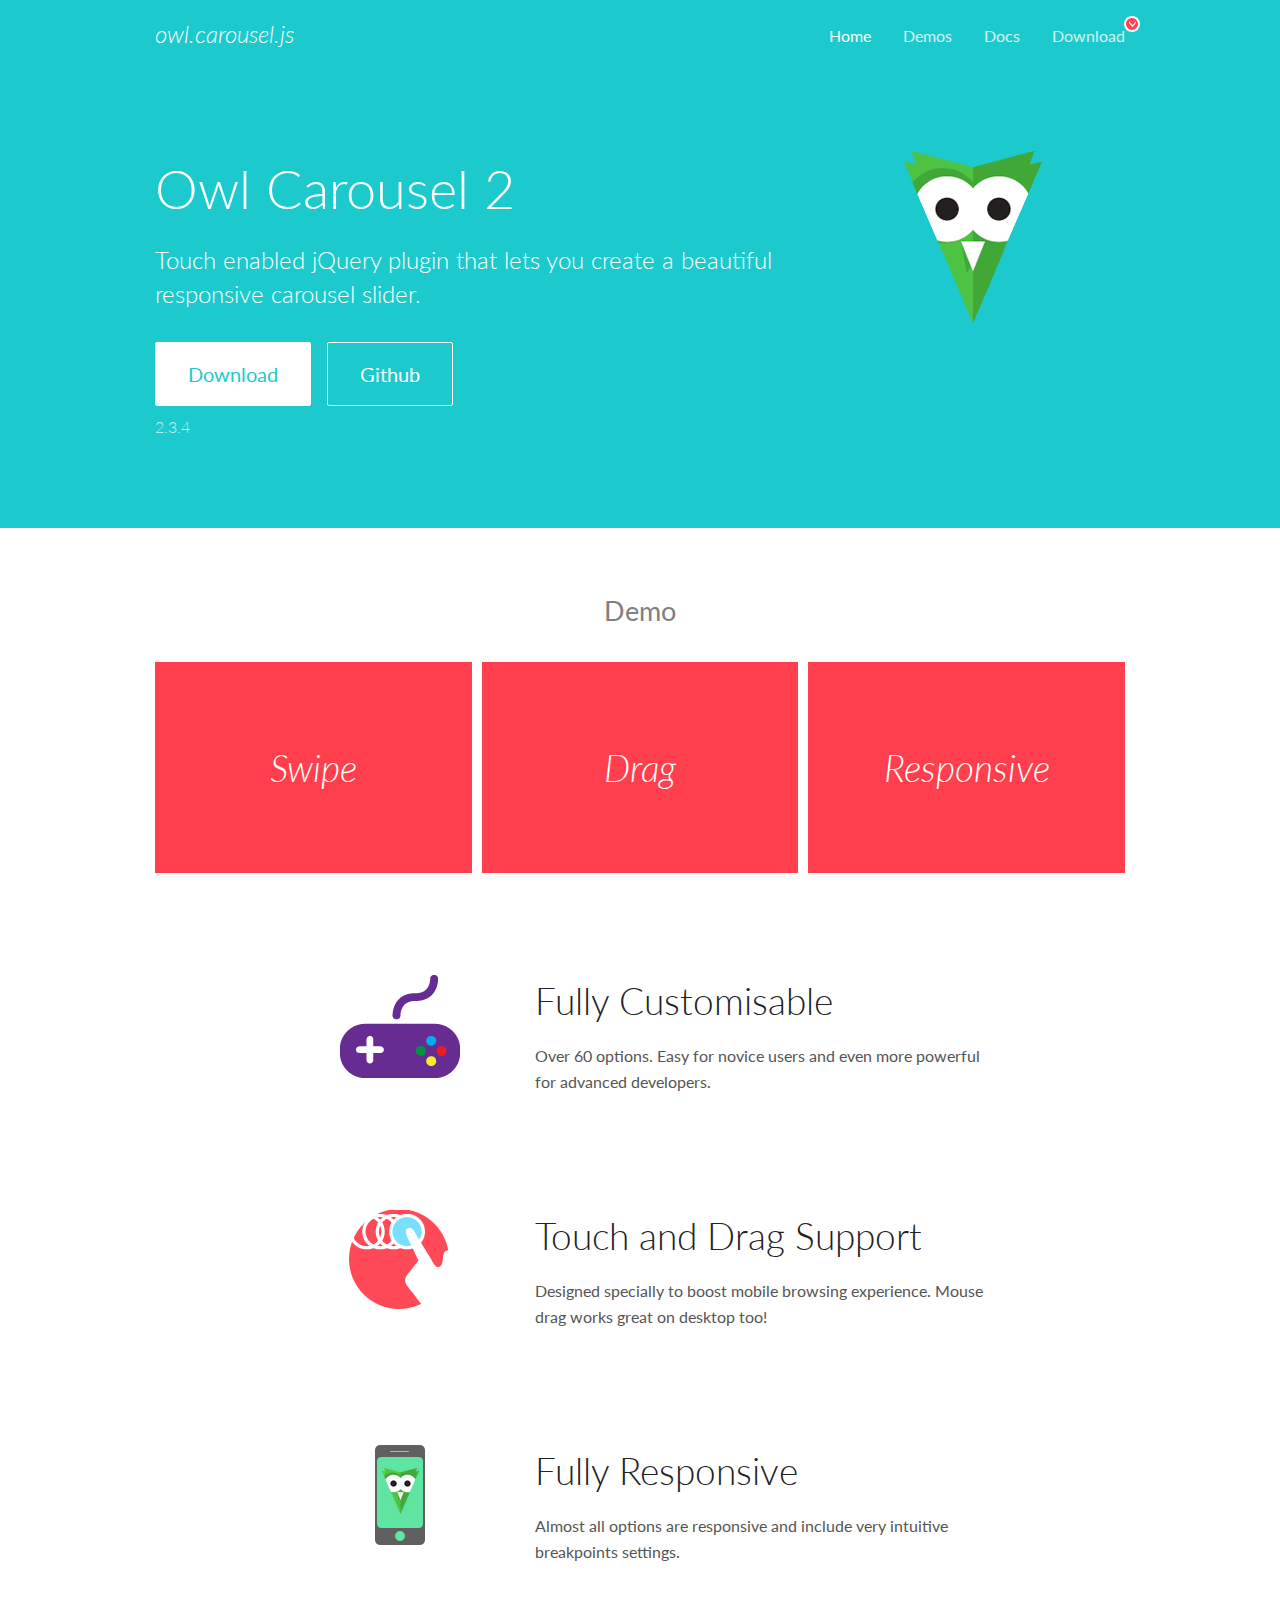
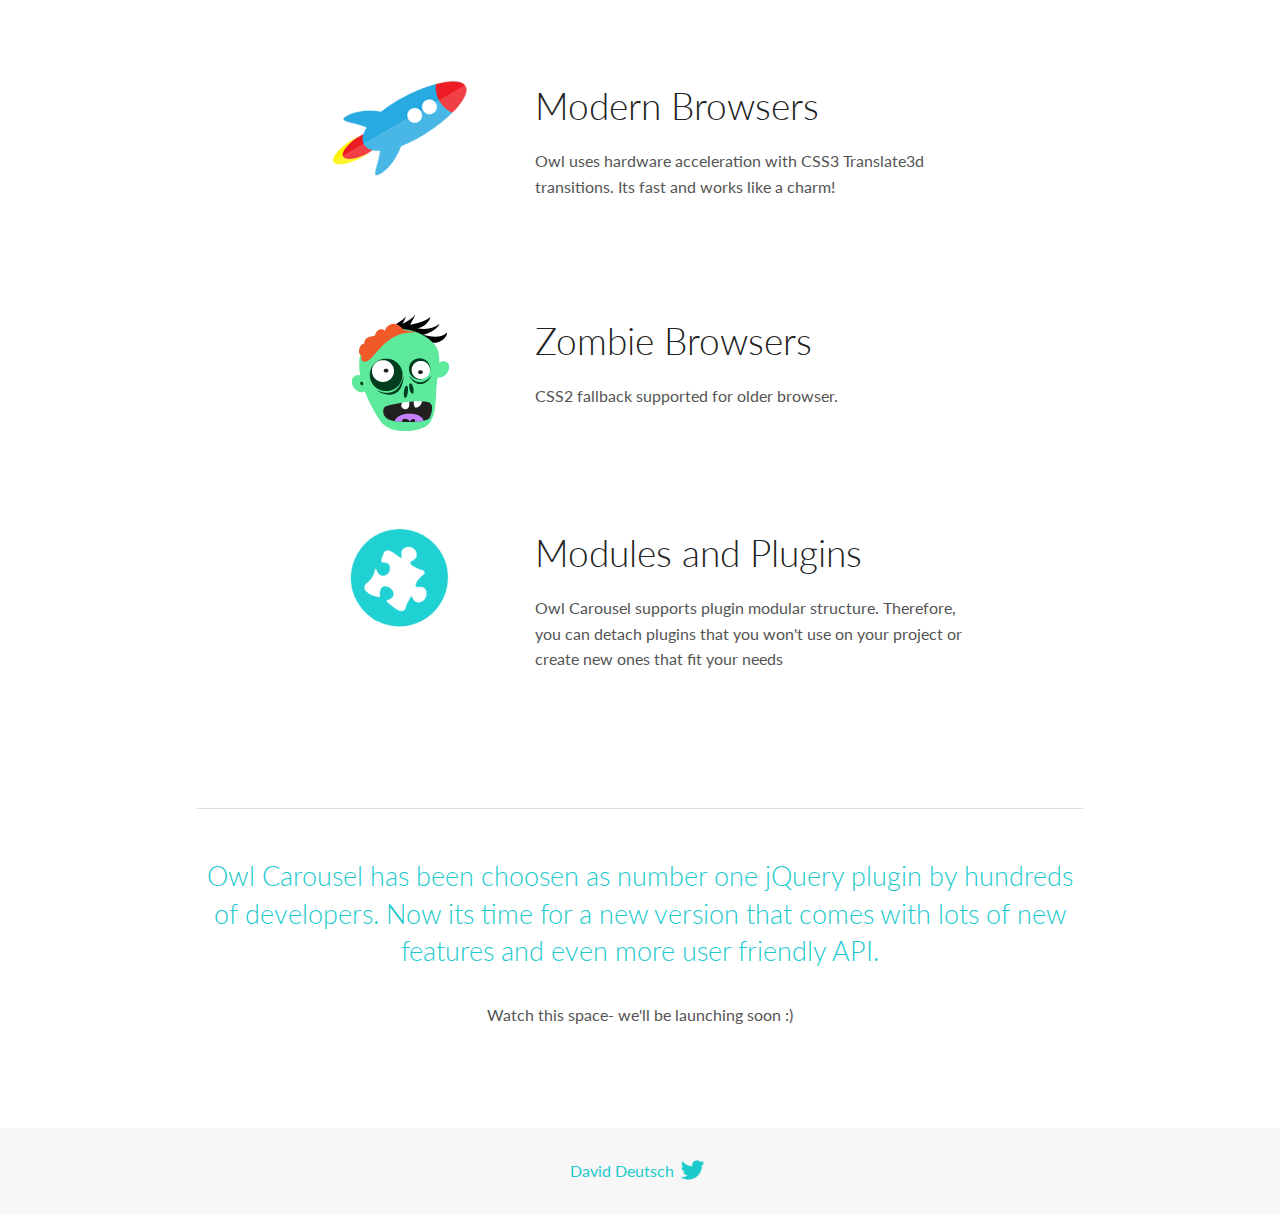
<file: src/assets/owlcarousel/docs/index.html>
<!DOCTYPE html>
<html lang="en">
  <head>

    <!-- head -->
    <meta charset="utf-8">
    <meta name="msapplication-tap-highlight" content="no" />
    <meta name="viewport" content="width=device-width, initial-scale=1.0" />
    <meta name="description" content="Touch enabled jQuery plugin that lets you create beautiful responsive carousel slider.">
    <meta name="author" content="David Deutsch">
    <title>
      Home | Owl Carousel | 2.3.4
    </title>

    <!-- Stylesheets -->
    <link href='https://fonts.googleapis.com/css?family=Lato:300,400,700,400italic,300italic' rel='stylesheet' type='text/css'>
    <link rel="stylesheet" href="assets/css/docs.theme.min.css">

    <!-- Owl Stylesheets -->
    <link rel="stylesheet" href="assets/owlcarousel/assets/owl.carousel.min.css">
    <link rel="stylesheet" href="assets/owlcarousel/assets/owl.theme.default.min.css">

    <!-- HTML5 shim and Respond.js IE8 support of HTML5 elements and media queries -->

    <!--[if lt IE 9]>
      <script src="https://oss.maxcdn.com/libs/html5shiv/3.7.0/html5shiv.js"></script>
      <script src="https://oss.maxcdn.com/libs/respond.js/1.3.0/respond.min.js"></script>
    <![endif]-->

    <!-- Favicons -->
    <link rel="apple-touch-icon-precomposed" sizes="144x144" href="assets/ico/apple-touch-icon-144-precomposed.png">
    <link rel="shortcut icon" href="assets/ico/favicon.png">
    <link rel="shortcut icon" href="favicon.ico">

    <!-- Yeah i know js should not be in header. Its required for demos.-->

    <!-- javascript -->
    <script src="assets/vendors/jquery.min.js"></script>
    <script src="assets/owlcarousel/owl.carousel.js"></script>
  </head>
  <body>

    <!-- header -->
    <header class="header">
      <div class="row">
        <div class="large-12 columns">
          <div class="brand left">
            <h3>
              <a href="/OwlCarousel2/">owl.carousel.js</a> 
            </h3>
          </div>
          <a id="toggle-nav" class="right">
            <span></span> <span></span> <span></span> 
          </a> 
          <div class="nav-bar">
            <ul class="clearfix">
              <li class="active">
                <a href="/OwlCarousel2/index.html">Home</a> 
              </li>
              <li> <a href="/OwlCarousel2/demos/demos.html">Demos</a>  </li>
              <li> <a href="/OwlCarousel2/docs/started-welcome.html">Docs</a>  </li>
              <li>
                <a href="https://github.com/OwlCarousel2/OwlCarousel2/archive/2.3.4.zip">Download</a> 
                <span class="download"></span> 
              </li>
            </ul>
          </div>
        </div>
      </div>
    </header>

    <!-- home panel -->
    <section id="hero">
      <div class="row">
        <div class="large-8 medium-8 columns">
          <h1>Owl Carousel 2</h1>
          <h4>Touch enabled jQuery plugin that lets you create a beautiful responsive carousel slider.</h4>
          <a href="https://github.com/OwlCarousel2/OwlCarousel2/archive/2.3.4.zip" class="hero-button">Download</a> 
          <a href="https://github.com/OwlCarousel2/OwlCarousel2" class="hero-button outline">Github</a> 
          <p>2.3.4</p>
        </div>
        <div class="large-4 medium-4 columns">
          <img class="owl-logo" src="assets/img/owl-logo.png" alt="mr. Owl">
        </div>
      </div>
    </section>

    <!-- body -->
    <div class="home-demo">
      <div class="row">
        <div class="large-12 columns">
          <h3>Demo</h3>
          <div class="owl-carousel">
            <div class="item">
              <h2>Swipe</h2>
            </div>
            <div class="item">
              <h2>Drag</h2>
            </div>
            <div class="item">
              <h2>Responsive</h2>
            </div>
            <div class="item">
              <h2>CSS3</h2>
            </div>
            <div class="item">
              <h2>Fast</h2>
            </div>
            <div class="item">
              <h2>Easy</h2>
            </div>
            <div class="item">
              <h2>Free</h2>
            </div>
            <div class="item">
              <h2>Upgradable</h2>
            </div>
            <div class="item">
              <h2>Tons of options</h2>
            </div>
            <div class="item">
              <h2>Infinity</h2>
            </div>
            <div class="item">
              <h2>Auto Width</h2>
            </div>
          </div>
        </div>
      </div>
    </div>
    <script>
      var owl = $('.owl-carousel');
      owl.owlCarousel({
        margin: 10,
        loop: true,
        responsive: {
          0: {
            items: 1
          },
          600: {
            items: 2
          },
          1000: {
            items: 3
          }
        }
      })
    </script>

    <!-- features -->
    <div id="features">
      <div class="row">
        <div class="small-12 medium-9 small-centered columns">
          <section class="row feature">
            <div class="medium-4 small-12 columns">
              <img src="assets/img/feature-options.png" alt="">
            </div>
            <div class="medium-8 small-12 columns">
              <h2>Fully Customisable</h2>
              <p>Over 60 options. Easy for novice users and even more powerful for advanced developers.</p>
            </div>
          </section>
          <section class="row feature">
            <div class="medium-4 small-12 columns">
              <img src="assets/img/feature-drag.png" alt="">
            </div>
            <div class="medium-8 small-12 columns">
              <h2>Touch and Drag Support</h2>
              <p>Designed specially to boost mobile browsing experience. Mouse drag works great on desktop too!</p>
            </div>
          </section>
          <section class="row feature">
            <div class="medium-4 small-12 columns">
              <img src="assets/img/feature-responsive.png" alt="">
            </div>
            <div class="medium-8 small-12 columns">
              <h2>Fully Responsive</h2>
              <p>Almost all options are responsive and include very intuitive breakpoints settings.</p>
            </div>
          </section>
          <section class="row feature">
            <div class="medium-4 small-12 columns">
              <img src="assets/img/feature-modern.png" alt="">
            </div>
            <div class="medium-8 small-12 columns">
              <h2>Modern Browsers</h2>
              <p>Owl uses hardware acceleration with CSS3 Translate3d transitions. Its fast and works like a charm! </p>
            </div>
          </section>
          <section class="row feature">
            <div class="medium-4 small-12 columns">
              <img src="assets/img/feature-zombie.png" alt="">
            </div>
            <div class="medium-8 small-12 columns">
              <h2>Zombie Browsers</h2>
              <p>CSS2 fallback supported for older browser.</p>
            </div>
          </section>
          <section class="row feature">
            <div class="medium-4 small-12 columns">
              <img src="assets/img/feature-module.png" alt="">
            </div>
            <div class="medium-8 small-12 columns">
              <h2>Modules and Plugins</h2>
              <p>Owl Carousel supports plugin modular structure. Therefore, you can detach plugins that you won&#x27;t use on your project or create new ones that fit your needs</p>
            </div>
          </section>
        </div>
      </div>
    </div>

    <!-- footer -->
    <section id="teaser-text">
      <div class="row">
        <div class="small-12 medium-11 small-centered columns">
          <hr>
          <h3 id="owl-carousel-has-been-choosen-as-number-one-jquery-plugin-by-hundreds-of-developers-now-its-time-for-a-new-version-that-comes-with-lots-of-new-features-and-even-more-user-friendly-api-">Owl Carousel has been choosen as number one jQuery plugin by hundreds of developers. Now its time for a new version that comes with lots of new features and even more user friendly API.</h3>
          <p>Watch this space- we&#39;ll be launching soon :)</p>
        </div>
      </div>
    </section>

    <!-- footer -->
    <footer class="footer">
      <div class="row">
        <div class="large-12 columns">
          <h5>
            <a href="/OwlCarousel2/docs/support-contact.html">David Deutsch</a> 
            <a id="custom-tweet-button" href="https://twitter.com/share?url=https://github.com/OwlCarousel2/OwlCarousel2&text=Owl Carousel - This is so awesome! " target="_blank"></a> 
          </h5>
        </div>
      </div>
    </footer>

    <!-- vendors -->
    <script src="assets/vendors/highlight.js"></script>
    <script src="assets/js/app.js"></script>
  </body>
</html>
</file>
